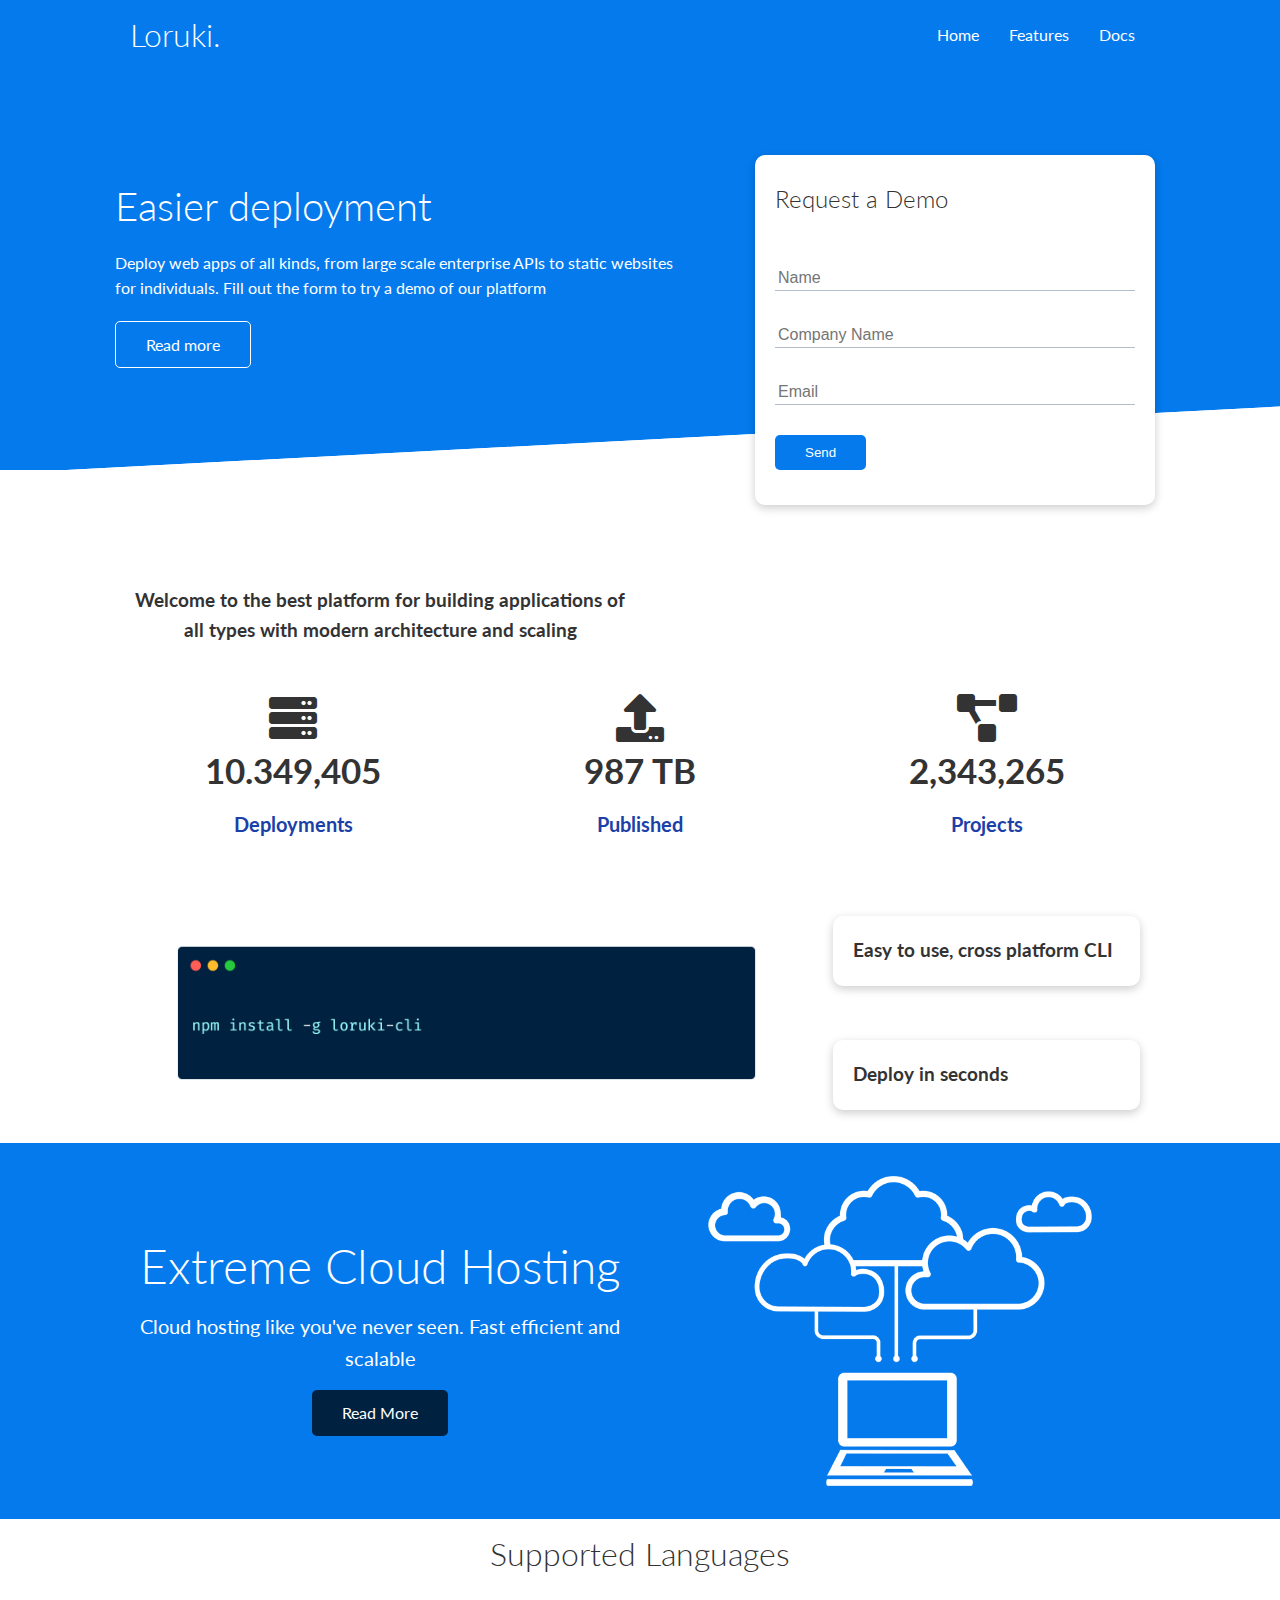
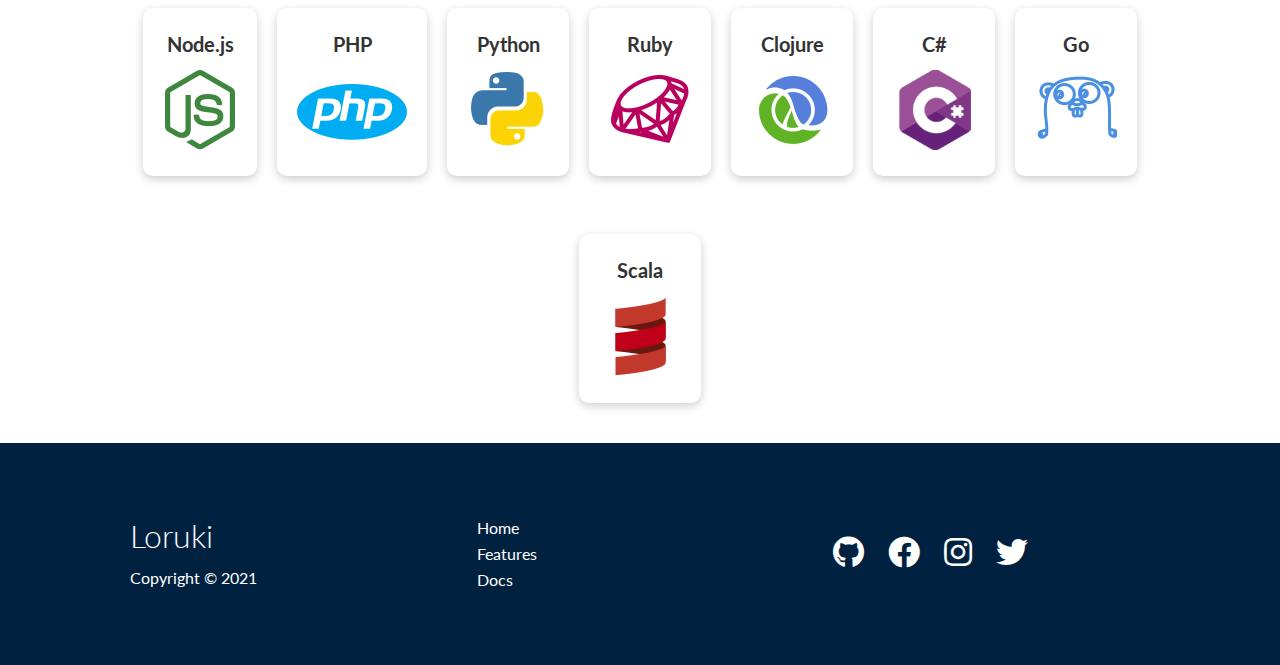
<file: index.html>
<!DOCTYPE html>
<html lang="en">
  <head>
    <meta charset="UTF-8" />
    <meta http-equiv="X-UA-Compatible" content="IE=edge" />
    <meta name="viewport" content="width=device-width, initial-scale=1.0" />
    <link
      rel="stylesheet"
      href="https://cdnjs.cloudflare.com/ajax/libs/font-awesome/5.15.4/css/all.min.css"
      integrity="sha512-1ycn6IcaQQ40/MKBW2W4Rhis/DbILU74C1vSrLJxCq57o941Ym01SwNsOMqvEBFlcgUa6xLiPY/NS5R+E6ztJQ=="
      crossorigin="anonymous"
      referrerpolicy="no-referrer"
    />
    <link rel="stylesheet" href="./styles/styles.css" />
    <link rel="stylesheet" href="./styles/utilities.css" />
    <title>Loruki | Cloud Hosting for Everyone</title>
  </head>
  <body>
    <!-- ******** navbar ********* -->
    <div class="navbar">
      <div class="container flex">
        <h1 class="logo">Loruki.</h1>
        <nav>
          <ul>
            <li><a href="index.html">Home</a></li>
            <li><a href="features.html">Features</a></li>
            <li><a href="docs.html">Docs</a></li>
          </ul>
        </nav>
      </div>
    </div>
    <!-- ********** end of navbar ******** -->

    <!-- ********* showcase section ********** -->
    <section class="showcase">
      <div class="container grid">
        <div class="showcase-text">
          <h1>Easier deployment</h1>
          <p>
            Deploy web apps of all kinds, from large scale enterprise APIs to
            static websites for individuals. Fill out the form to try a demo of
            our platform
          </p>
          <a href="features.html" class="btn btn-outline">Read more</a>
        </div>

        <div class="showcase-form card">
          <h2>Request a Demo</h2>
          <form
            name="contact"
            method="POST"
            netlify-honeypot="bot-field"
            data-netlify="true"
          >
            <input type="hidden" name="form-name" value="contact" />
            <p class="hidden">
              <label
                >Don’t fill this out if you’re human: <input name="bot-field"
              /></label>
            </p>
            <div class="form-control">
              <input type="text" name="name" placeholder="Name" required />
            </div>
            <div class="form-control">
              <input
                type="text"
                name="company"
                placeholder="Company Name"
                required
              />
            </div>
            <div class="form-control">
              <input type="email" name="email" placeholder="Email" required />
            </div>
            <input type="submit" value="Send" class="btn btn-primary" />
          </form>
        </div>
      </div>
    </section>
    <!-- ******** end of showcase section ******** -->

    <!-- *********** Stats *********** -->
    <section class="stats">
      <div class="container">
        <h3 class="stats-heading text-center my-1">
          Welcome to the best platform for building applications of all types
          with modern architecture and scaling
        </h3>
        <div class="grid grid-3 text-center my-4">
          <div>
            <i class="fas fa-server fa-3x"></i>
            <h3>10.349,405</h3>
            <p class="text-secondary">Deployments</p>
          </div>
          <div>
            <i class="fas fa-upload fa-3x"></i>
            <h3>987 TB</h3>
            <p class="text-secondary">Published</p>
          </div>
          <div>
            <i class="fas fa-project-diagram fa-3x"></i>
            <h3>2,343,265</h3>
            <p class="text-secondary">Projects</p>
          </div>
        </div>
      </div>
    </section>
    <!-- ********* CLI ********* -->
    <section class="cli">
      <div class="container grid">
        <img src="./images/cli.png" alt="cli" />
        <div class="card">
          <h3>Easy to use, cross platform CLI</h3>
        </div>
        <div class="card">
          <h3>Deploy in seconds</h3>
        </div>
      </div>
    </section>
    <!-- ****** Cloud ******** -->
    <section class="cloud bg-primary my-2 py-2">
      <div class="container grid">
        <div class="text-center">
          <h2 class="lg">Extreme Cloud Hosting</h2>
          <p class="lead my-1">
            Cloud hosting like you've never seen. Fast efficient and scalable
          </p>
          <a href="features.html" class="btn btn-dark">Read More</a>
        </div>
        <img src="./images/cloud.png" alt="cloud" />
      </div>
    </section>
    <!-- ***** Languages ******* -->
    <section class="languages">
      <h2 class="md text-center my-2">Supported Languages</h2>
      <div class="container flex">
        <div class="card">
          <h4>Node.js</h4>
          <img src="./images/logos/node.png" alt="" />
        </div>
        <div class="card">
          <h4>PHP</h4>
          <img src="./images/logos/php.png" alt="" />
        </div>
        <div class="card">
          <h4>Python</h4>
          <img src="./images/logos/python.png" alt="" />
        </div>
        <div class="card">
          <h4>Ruby</h4>
          <img src="./images/logos/ruby.png" alt="" />
        </div>
        <div class="card">
          <h4>Clojure</h4>
          <img src="./images/logos/clojure.png" alt="" />
        </div>
        <div class="card">
          <h4>C#</h4>
          <img src="./images/logos/csharp.png" alt="" />
        </div>
        <div class="card">
          <h4>Go</h4>
          <img src="./images/logos/go.png" alt="" />
        </div>
        <div class="card">
          <h4>Scala</h4>
          <img src="./images/logos/scala.png" alt="" />
        </div>
      </div>
    </section>
    <!-- Footer  -->
    <footer class="footer bg-dark py-5">
      <div class="container grid-3">
        <div>
          <h1>Loruki</h1>
          <p>Copyright &copy; 2021</p>
        </div>
        <nav>
          <ul>
            <li><a href="index.html">Home</a></li>
            <li><a href="features.html">Features</a></li>
            <li><a href="docs.html">Docs</a></li>
          </ul>
        </nav>
        <div class="social">
          <a href="#"><i class="fab fa-github fa-2x"></i></a>
          <a href="#"><i class="fab fa-facebook fa-2x"></i></a>
          <a href="#"><i class="fab fa-instagram fa-2x"></i></a>
          <a href="#"><i class="fab fa-twitter fa-2x"></i></a>
        </div>
      </div>
    </footer>
  </body>
</html>
</file>
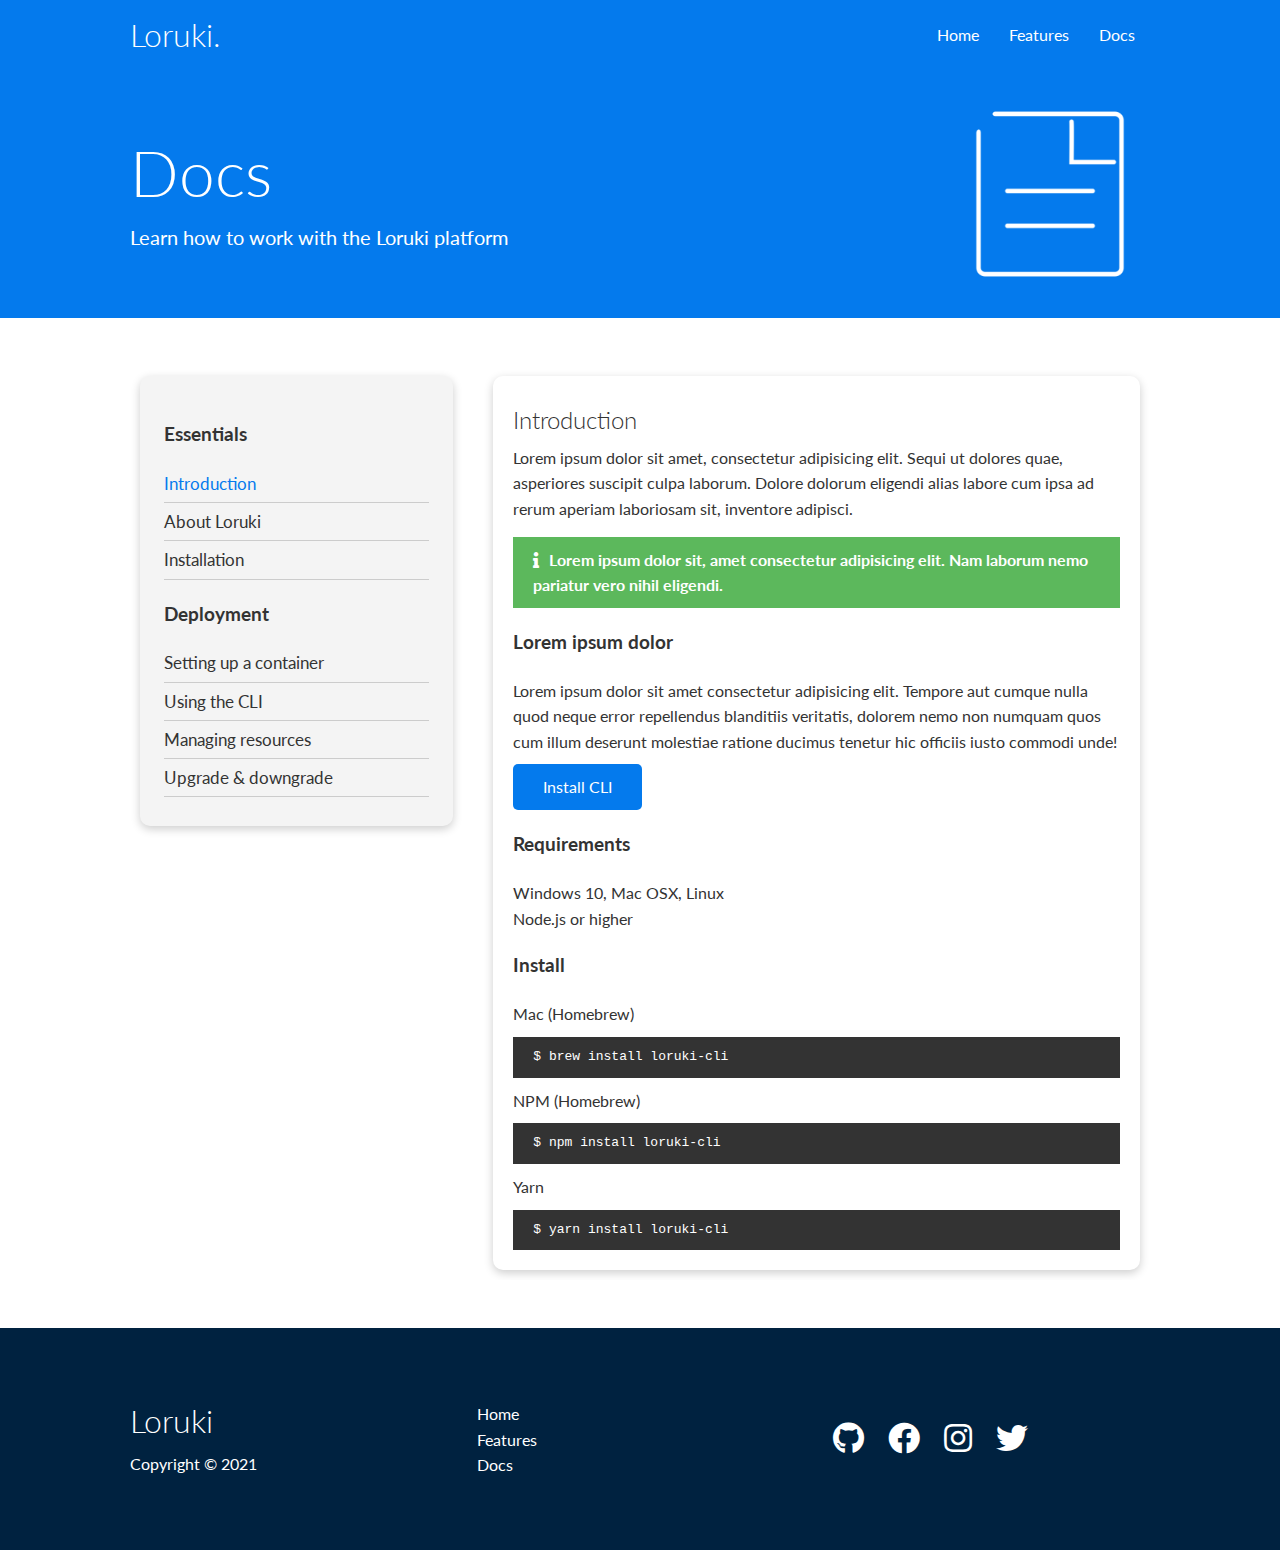
<file: docs.html>
<!DOCTYPE html>
<html lang="en">
  <head>
    <meta charset="UTF-8" />
    <meta http-equiv="X-UA-Compatible" content="IE=edge" />
    <meta name="viewport" content="width=device-width, initial-scale=1.0" />
    <link
      rel="stylesheet"
      href="https://cdnjs.cloudflare.com/ajax/libs/font-awesome/5.15.4/css/all.min.css"
      integrity="sha512-1ycn6IcaQQ40/MKBW2W4Rhis/DbILU74C1vSrLJxCq57o941Ym01SwNsOMqvEBFlcgUa6xLiPY/NS5R+E6ztJQ=="
      crossorigin="anonymous"
      referrerpolicy="no-referrer"
    />
    <link rel="stylesheet" href="./styles/styles.css" />
    <link rel="stylesheet" href="./styles/utilities.css" />
    <title>Loruki | Cloud Hosting for Everyone</title>
  </head>
  <body>
    <!-- ******** navbar ********* -->
    <div class="navbar">
      <div class="container flex">
        <h1 class="logo">Loruki.</h1>
        <nav>
          <ul>
            <li><a href="index.html">Home</a></li>
            <li><a href="features.html">Features</a></li>
            <li><a href="docs.html">Docs</a></li>
          </ul>
        </nav>
      </div>
    </div>
    <!-- ********** end of navbar ******** -->

    <!-- ********* Head ********* -->
    <section class="docs-head bg-primary py-3">
      <div class="container grid">
        <div>
          <h1 class="xl">Docs</h1>
          <p class="lead">Learn how to work with the Loruki platform</p>
        </div>
        <img src="./images/docs.png" alt="server" />
      </div>
    </section>

    <!-- ******Docs main ****** -->
    <section class="docs-main my-4">
      <div class="container grid">
        <div class="card bg-light p-3">
          <h3 class="my-2">Essentials</h3>
          <nav>
            <ul>
              <li><a class="text-primary" href="#">Introduction</a></li>
              <li><a href="#">About Loruki</a></li>
              <li><a href="#">Installation</a></li>
            </ul>
          </nav>
          <h3 class="my-2">Deployment</h3>
          <nav>
            <ul>
              <li><a href="#">Setting up a container</a></li>
              <li><a href="#">Using the CLI</a></li>
              <li><a href="#">Managing resources</a></li>
              <li><a href="#">Upgrade & downgrade</a></li>
            </ul>
          </nav>
        </div>
        <div class="card">
          <h2>Introduction</h2>
          <p>
            Lorem ipsum dolor sit amet, consectetur adipisicing elit. Sequi ut
            dolores quae, asperiores suscipit culpa laborum. Dolore dolorum
            eligendi alias labore cum ipsa ad rerum aperiam laboriosam sit,
            inventore adipisci.
          </p>
          <div class="alert alert-success">
            <i class="fas fa-info"></i>Lorem ipsum dolor sit, amet consectetur
            adipisicing elit. Nam laborum nemo pariatur vero nihil eligendi.
          </div>
          <h3>Lorem ipsum dolor</h3>
          <p>
            Lorem ipsum dolor sit amet consectetur adipisicing elit. Tempore aut
            cumque nulla quod neque error repellendus blanditiis veritatis,
            dolorem nemo non numquam quos cum illum deserunt molestiae ratione
            ducimus tenetur hic officiis iusto commodi unde!
          </p>
          <a href="#" class="btn btn-primary">Install CLI</a>
          <h3>Requirements</h3>
          <ul>
            <li>Windows 10, Mac OSX, Linux</li>
            <li>Node.js or higher</li>
          </ul>
          <h3>Install</h3>
          <p>Mac (Homebrew)</p>
          <pre><code>$ brew install loruki-cli</code></pre>
          <p>NPM (Homebrew)</p>
          <pre><code>$ npm install loruki-cli</code></pre>
          <p>Yarn</p>
          <pre><code>$ yarn install loruki-cli</code></pre>
        </div>
      </div>
    </section>

    <!-- Footer  -->
    <footer class="footer bg-dark py-5">
      <div class="container grid-3">
        <div>
          <h1>Loruki</h1>
          <p>Copyright &copy; 2021</p>
        </div>
        <nav>
          <ul>
            <li><a href="index.html">Home</a></li>
            <li><a href="features.html">Features</a></li>
            <li><a href="docs.html">Docs</a></li>
          </ul>
        </nav>
        <div class="social">
          <a href="#"><i class="fab fa-github fa-2x"></i></a>
          <a href="#"><i class="fab fa-facebook fa-2x"></i></a>
          <a href="#"><i class="fab fa-instagram fa-2x"></i></a>
          <a href="#"><i class="fab fa-twitter fa-2x"></i></a>
        </div>
      </div>
    </footer>
  </body>
</html>
</file>
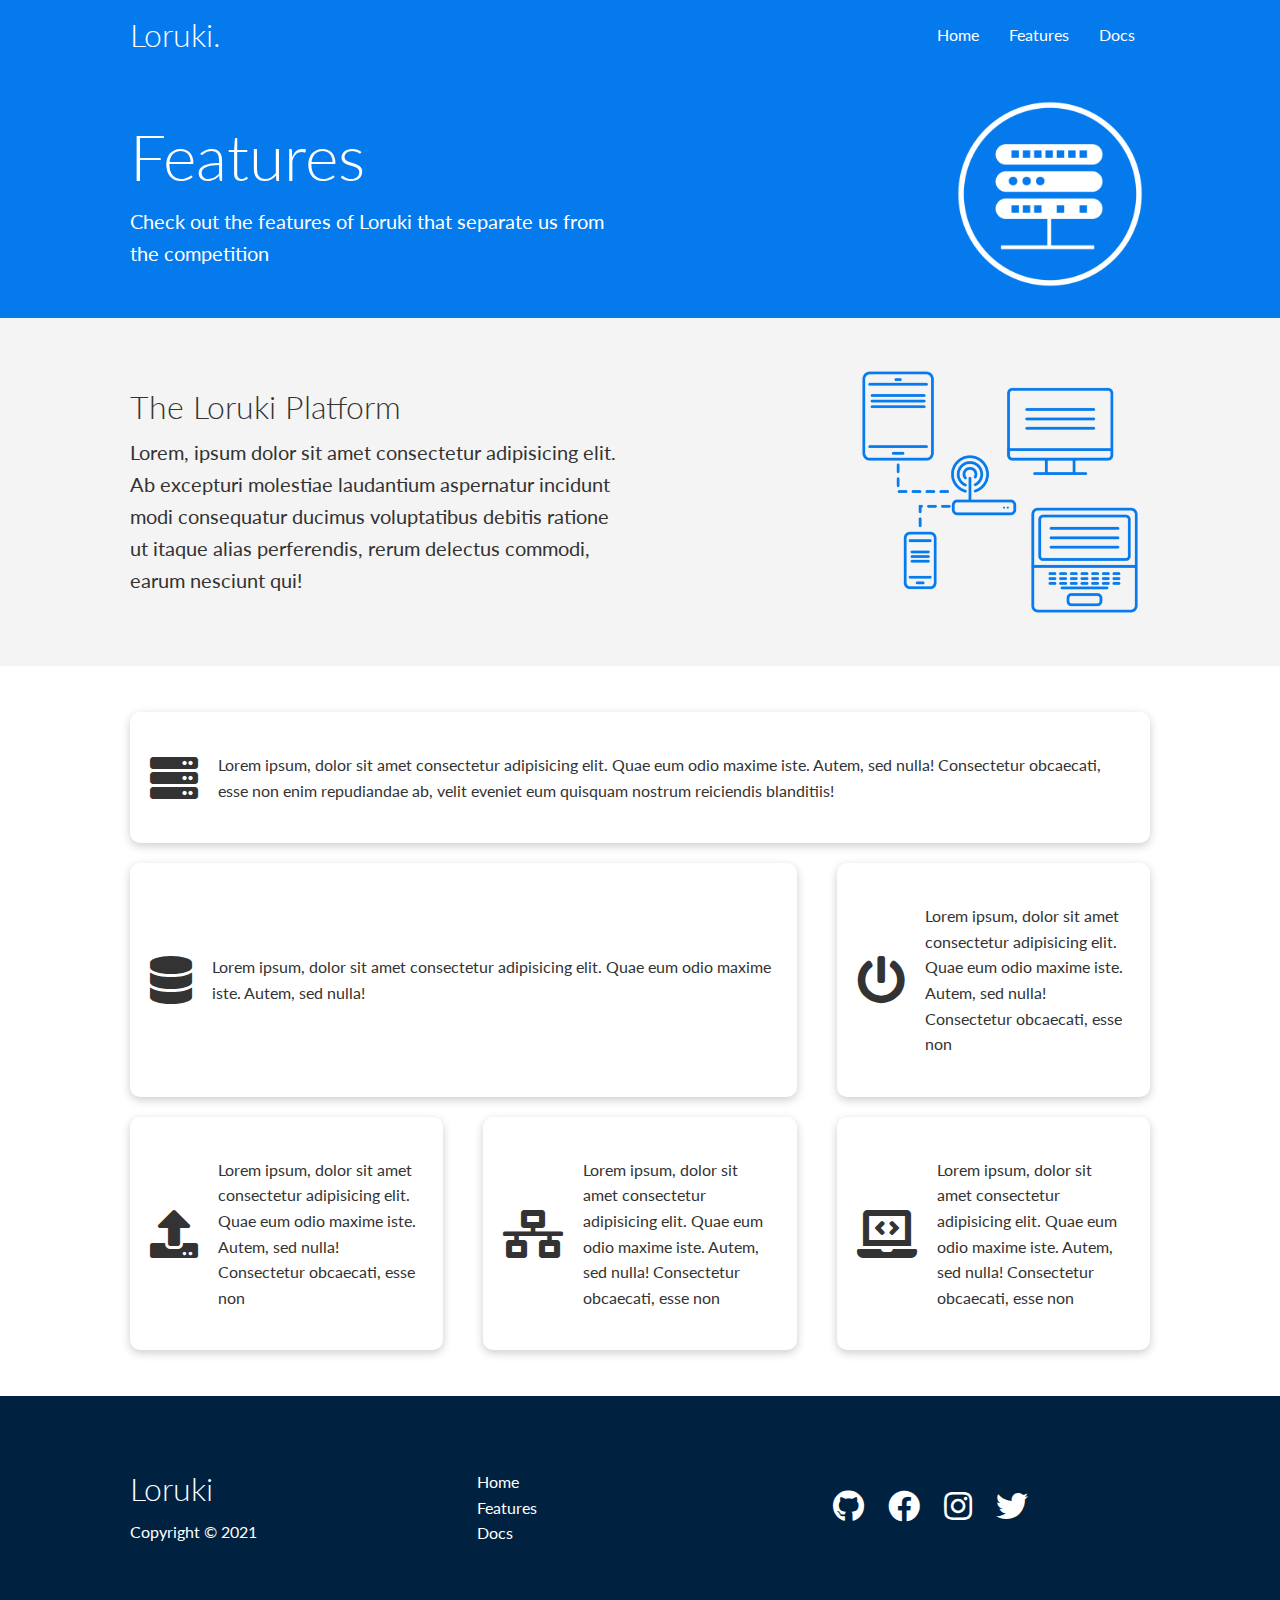
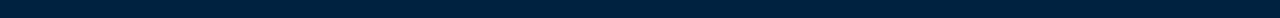
<file: features.html>
<!DOCTYPE html>
<html lang="en">
  <head>
    <meta charset="UTF-8" />
    <meta http-equiv="X-UA-Compatible" content="IE=edge" />
    <meta name="viewport" content="width=device-width, initial-scale=1.0" />
    <link
      rel="stylesheet"
      href="https://cdnjs.cloudflare.com/ajax/libs/font-awesome/5.15.4/css/all.min.css"
      integrity="sha512-1ycn6IcaQQ40/MKBW2W4Rhis/DbILU74C1vSrLJxCq57o941Ym01SwNsOMqvEBFlcgUa6xLiPY/NS5R+E6ztJQ=="
      crossorigin="anonymous"
      referrerpolicy="no-referrer"
    />
    <link rel="stylesheet" href="./styles/styles.css" />
    <link rel="stylesheet" href="./styles/utilities.css" />
    <title>Loruki | Cloud Hosting for Everyone</title>
  </head>
  <body>
    <!-- ******** navbar ********* -->
    <div class="navbar">
      <div class="container flex">
        <h1 class="logo">Loruki.</h1>
        <nav>
          <ul>
            <li><a href="index.html">Home</a></li>
            <li><a href="features.html">Features</a></li>
            <li><a href="docs.html">Docs</a></li>
          </ul>
        </nav>
      </div>
    </div>
    <!-- ********** end of navbar ******** -->

    <!-- ********* Head ********* -->
    <section class="features-head bg-primary py-3">
      <div class="container grid">
        <div>
          <h1 class="xl">Features</h1>
          <p class="lead">
            Check out the features of Loruki that separate us from the
            competition
          </p>
        </div>

        <img src="./images/server.png" alt="server" />
      </div>
    </section>

    <!-- ********Sub head ********* -->
    <section class="features-sub-head bg-light py-3">
      <div class="container grid">
        <div>
          <h1 class="md">The Loruki Platform</h1>
          <p class="lead">
            Lorem, ipsum dolor sit amet consectetur adipisicing elit. Ab
            excepturi molestiae laudantium aspernatur incidunt modi consequatur
            ducimus voluptatibus debitis ratione ut itaque alias perferendis,
            rerum delectus commodi, earum nesciunt qui!
          </p>
        </div>
        <img src="./images/server2.png" alt="server2" />
      </div>
    </section>

    <!-- ******** main ********* -->
    <section class="features-main my-2">
      <div class="container grid grid-3">
        <div class="card flex">
          <i class="fas fa-server fa-3x"></i>
          <p>
            Lorem ipsum, dolor sit amet consectetur adipisicing elit. Quae eum
            odio maxime iste. Autem, sed nulla! Consectetur obcaecati, esse non
            enim repudiandae ab, velit eveniet eum quisquam nostrum reiciendis
            blanditiis!
          </p>
        </div>
        <div class="card flex">
          <i class="fas fa-database fa-3x"></i>
          <p>
            Lorem ipsum, dolor sit amet consectetur adipisicing elit. Quae eum
            odio maxime iste. Autem, sed nulla!
          </p>
        </div>
        <div class="card flex">
          <i class="fas fa-power-off fa-3x"></i>
          <p>
            Lorem ipsum, dolor sit amet consectetur adipisicing elit. Quae eum
            odio maxime iste. Autem, sed nulla! Consectetur obcaecati, esse non
          </p>
        </div>
        <div class="card flex">
          <i class="fas fa-upload fa-3x"></i>
          <p>
            Lorem ipsum, dolor sit amet consectetur adipisicing elit. Quae eum
            odio maxime iste. Autem, sed nulla! Consectetur obcaecati, esse non
          </p>
        </div>
        <div class="card flex">
          <i class="fas fa-network-wired fa-3x"></i>
          <p>
            Lorem ipsum, dolor sit amet consectetur adipisicing elit. Quae eum
            odio maxime iste. Autem, sed nulla! Consectetur obcaecati, esse non
          </p>
        </div>
        <div class="card flex">
          <i class="fas fa-laptop-code fa-3x"></i>
          <p>
            Lorem ipsum, dolor sit amet consectetur adipisicing elit. Quae eum
            odio maxime iste. Autem, sed nulla! Consectetur obcaecati, esse non
          </p>
        </div>
      </div>
    </section>

    <!-- Footer  -->
    <footer class="footer bg-dark py-5">
      <div class="container grid-3">
        <div>
          <h1>Loruki</h1>
          <p>Copyright &copy; 2021</p>
        </div>
        <nav>
          <ul>
            <li><a href="index.html">Home</a></li>
            <li><a href="features.html">Features</a></li>
            <li><a href="docs.html">Docs</a></li>
          </ul>
        </nav>
        <div class="social">
          <a href="#"><i class="fab fa-github fa-2x"></i></a>
          <a href="#"><i class="fab fa-facebook fa-2x"></i></a>
          <a href="#"><i class="fab fa-instagram fa-2x"></i></a>
          <a href="#"><i class="fab fa-twitter fa-2x"></i></a>
        </div>
      </div>
    </footer>
  </body>
</html>
</file>
<file: styles/styles.css>
@import url("https://fonts.googleapis.com/css2?family=Lato:wght@300&display=swap");

:root {
  --clr-primary-1: #047aed;
  --clr-primary-2: #b4becb;
  --clr-light: #f4f4f4;
  --clr-secondary-1: #1c3fa8;
  --clr-dark: #002240;
  --success-color: #5cb85c;
  --error-color: #d9534f;
}

* {
  box-sizing: border-box;
  padding: 0;
  margin: 0;
}

body {
  font-family: "Lato", sans-serif;
  color: #333;
  line-height: 1.6;
}

ul {
  list-style-type: none;
}

a {
  text-decoration: none;
  color: #333;
}

h1,
h2 {
  font-weight: 300;
  line-height: 1.2;
  margin: 10px 0;
}

p {
  margin: 10px 0;
}

img {
  width: 100%;
}

code,
pre {
  background: #333;
  color: #fff;
  padding: 10px;
}

.hidden {
  visibility: hidden;
  height: 0;
}

/* Navbar  */

.navbar {
  background-color: var(--clr-primary-1);
  color: #fff;
  height: 70px;
}

.navbar ul {
  display: flex;
}

.navbar a {
  color: #fff;
  padding: 10px;
  margin: 0 5px;
}

.navbar a:hover {
  border-bottom: 2px solid;
}

.navbar .flex {
  justify-content: space-between;
}

/* Showcase  */
.showcase {
  height: 400px;
  background: var(--clr-primary-1);
  color: #fff;
  position: relative;
}

.showcase h1 {
  font-size: 40px;
}

.showcase p {
  margin: 20px 0;
}

.showcase .grid {
  overflow: visible;
  grid-template-columns: 55% 45%;
  gap: 30px;
}

.showcase-text {
  animation: slideInFromLeft 1s ease-in;
}

.showcase-form {
  position: relative;
  top: 60px;
  height: 350px;
  width: 400px;
  padding: 40px;
  z-index: 100;
  justify-self: flex-end;
  animation: slideInFromRight 1s ease-in;
}

.showcase-form .form-control {
  margin: 30px 0;
}

.showcase-form input[type="text"],
.showcase-form input[type="email"] {
  border: 0;
  border-bottom: 1px solid var(--clr-primary-2);
  width: 100%;
  padding: 3px;
  font-size: 16px;
}

.showcase-form input:focus {
  outline: none;
}

.showcase::before,
.showcase::after {
  content: "";
  position: absolute;
  height: 100px;
  bottom: -70px;
  right: 0;
  left: 0;
  background-color: #fff;
  transform: skewY(-3deg);
  -webkit-transform: skewY(-3deg);
  -moz-transform: skewY(-3deg);
  -ms-transform: skewY(-3deg);
}

/* Stats  */
.stats {
  padding-top: 100px;
  animation: slideInFromBottom 1s ease-in;
}

.stats-heading {
  max-width: 500px;
  margin: auto;
}

.stats .grid h3 {
  font-size: 35px;
}

.stats .grid p {
  font-size: 20px;
  font-weight: bold;
}

/* Cli  */
.cli .grid {
  grid-template-columns: repeat(3, 1fr);
  grid-template-rows: repeat(2, 1fr);
}

.cli .grid > *:first-child {
  grid-column: 1 / span 2;
  grid-row: 1 / span 2;
}

/* Cloud  */
.cloud .grid {
  grid-template-columns: repeat(2, 1fr);
}

/* Languages  */
.languages .flex {
  flex-wrap: wrap;
}
.languages .card {
  text-align: center;
  margin: 18px 10px 40px;
  transition: transform 0.25s ease-in-out;
}

.languages .card h4 {
  font-size: 20px;
  margin-bottom: 10px;
}

.languages .card:hover {
  transform: translateY(-15px);
}

/* Features  */
.features-head img,
.docs-head img {
  width: 200px;
  justify-self: flex-end;
}

.features-sub-head img {
  width: 300px;
  justify-self: flex-end;
}

.features-main .card > i {
  margin-right: 20px;
}

.features-main .grid {
  padding: 30px;
}

.features-main .grid > *:first-child {
  grid-column: 1 / span 3;
}

.features-main .grid > *:nth-child(2) {
  grid-column: 1 / span 2;
}

/* Docs  */
.docs-main h3 {
  margin: 20px 0;
}

.docs-main .grid {
  grid-template-columns: 1fr 2fr;
  align-items: flex-start;
}

.docs-main nav li {
  font-size: 17px;
  padding-bottom: 5px;
  margin-bottom: 5px;
  border-bottom: 1px #ccc solid;
}

.docs-main a:hover {
  font-weight: bold;
}

/* footer */
.footer .social a {
  margin: 0 10px;
}

/* Animations  */
@keyframes slideInFromLeft {
  0% {
    transform: translateX(-100%);
  }
  100% {
    transform: translateX(0);
  }
}

@keyframes slideInFromRight {
  0% {
    transform: translateX(100%);
  }
  100% {
    transform: translateX(0);
  }
}

@keyframes slideInFromTop {
  0% {
    transform: translateY(-100%);
  }
  100% {
    transform: translateX(0);
  }
}
@keyframes slideInFromBottom {
  0% {
    transform: translateY(100%);
  }
  100% {
    transform: translateX(0);
  }
}

/* *****Media Queries****** */

/* Tablets and under  */
@media (max-width: 768px) {
  .grid,
  .showcase .grid,
  .stats .grid,
  .cli .grid,
  .cloud .grid,
  .features-main .grid,
  .features-head .grid,
  .features-sub-head .grid,
  .docs-head .grid,
  .docs-main .grid {
    grid-template-columns: 1fr;
    grid-template-rows: 1fr;
  }

  .showcase {
    height: auto;
  }

  .showcase-text {
    text-align: center;
    margin-top: 40px;
    /* animation: slideInFromTop 1s ease-in; */
  }

  .showcase-form {
    justify-self: center;
    margin: auto;
    /* animation: slideInFromBottom 1s ease-in; */
  }

  .cli .grid > *:first-child {
    grid-column: 1;
    grid-row: 1;
  }
  r .features-head,
  .features-sub-head,
  .docs-head {
    text-align: center;
  }

  .features-head img,
  .features-sub-head img,
  .docs-head img {
    justify-self: center;
  }

  .features-main .grid > *:first-child,
  .features-main .grid > *:nth-child(2) {
    grid-column: 1;
  }

  .footer .social a {
    margin: 10px 5px;
  }
}
/* Mobile  */
@media (max-width: 500px) {
  .navbar {
    height: 110px;
  }
  .navbar .flex {
    flex-direction: column;
  }
  .navbar ul {
    padding: 10px;
    background-color: rgba(0, 0, 0, 0.1);
  }
}
</file>
<file: styles/utilities.css>
/* Utilities */
.container {
  max-width: 1100px;
  margin: 0 auto;
  overflow: auto;
  padding: 0 40px;
}

.card {
  background-color: #fff;
  border-radius: 10px;
  box-shadow: 0 3px 10px rgba(0, 0, 0, 0.2);
  padding: 20px;
  margin: 10px;
  color: #333;
}

.btn {
  display: inline-block;
  padding: 10px 30px;
  cursor: pointer;
  background-color: var(--clr-primary-1);
  color: #fff;
  border: none;
  border-radius: 5px;
}

.btn-outline {
  background-color: transparent;
  border: 1px #fff solid;
}

.btn:hover {
  transform: scale(0.9);
  transition: all 0.5s linear;
}

/* Background & colored buttons */
.bg-primary,
.btn-primary {
  background-color: var(--clr-primary-1);
  color: #fff;
}

.bg-secondary,
.btn-secondary {
  background-color: var(--clr-secondary-1);
  color: #fff;
}

.bg-dark,
.btn-dark {
  background-color: var(--clr-dark);
  color: #fff;
}

.bg-dark a,
.btn-dark a,
.bg-secondary a,
.btn-secondary a,
.bg-primary a,
.btn-primary a {
  color: #fff;
}

.bg-light,
.btn-light {
  background-color: var(--clr-light);
  color: #333;
}

/* Text colors  */
.text-primary {
  color: var(--clr-primary-1);
}

.text-secondary {
  color: var(--clr-secondary-1);
}

.text-dark {
  color: var(--clr-dark);
}

.text-light {
  color: var(--clr-light);
}

/* Text sizes  */
.lead {
  font-size: 20px;
}

.sm {
  font-size: 1rem;
}

.md {
  font-size: 2rem;
}

.lg {
  font-size: 3rem;
}
.xl {
  font-size: 4rem;
}

.text-center {
  text-align: center;
}

/* Alert  */
.alert {
  background-color: var(--clr-light);
  padding: 10px 20px;
  font-weight: bold;
  margin: 15px 0;
}

.alert i {
  margin-right: 10px;
}

.alert-success {
  background-color: var(--success-color);
  color: #fff;
}

.alert-error {
  background-color: var(--error-color);
  color: #fff;
}

.flex {
  display: flex;
  justify-content: center;
  align-items: center;
  height: 100%;
}

.grid {
  display: grid;
  grid-template-columns: repeat(2, 1fr);
  gap: 20px;
  height: 100%;
  justify-content: center;
  align-items: center;
}

.grid-3 {
  display: grid;
  grid-template-columns: repeat(3, 1fr);
  gap: 20px;
  height: 100%;
  justify-content: center;
  align-items: center;
}

/* Margin  */
.my-1 {
  margin: 1rem 0;
}

.my-2 {
  margin: 1rem 0;
}

.my-3 {
  margin: 1.5rem 0;
}

.my-4 {
  margin: 3rem 0;
}

.my-5 {
  margin: 4rem 0;
}

.m-1 {
  margin: 1rem;
}

.m-2 {
  margin: 1rem;
}

.m-3 {
  margin: 1.5rem;
}

.m-4 {
  margin: 3rem;
}

.m-5 {
  margin: 4rem;
}

/* Padding */
.py-1 {
  padding: 1rem 0;
}

.py-2 {
  padding: 1rem 0;
}

.py-3 {
  padding: 1.5rem 0;
}

.py-4 {
  padding: 3rem 0;
}

.py-5 {
  padding: 4rem 0;
}

.p-1 {
  padding: 1rem;
}

.p-2 {
  padding: 1rem;
}

.p-3 {
  padding: 1.5rem;
}

.p-4 {
  padding: 3rem;
}

.p-5 {
  padding: 4rem;
}

/* Animations  */
@keyframes slideFromLeft {
  0% {
    transform: translateX(-100%);
  }
  100% {
    transform: translateX(0);
  }
}
@keyframes slideFromRight {
  0% {
    transform: translateX(100%);
  }
  100% {
    transform: translateX(0);
  }
}
@keyframes slideFromTop {
  0% {
    transform: translateY(-100%);
  }
  100% {
    transform: translateX(0);
  }
}
@keyframes slideFromBottom {
  0% {
    transform: translateY(100%);
  }
  100% {
    transform: translateX(0);
  }
}
</file>
